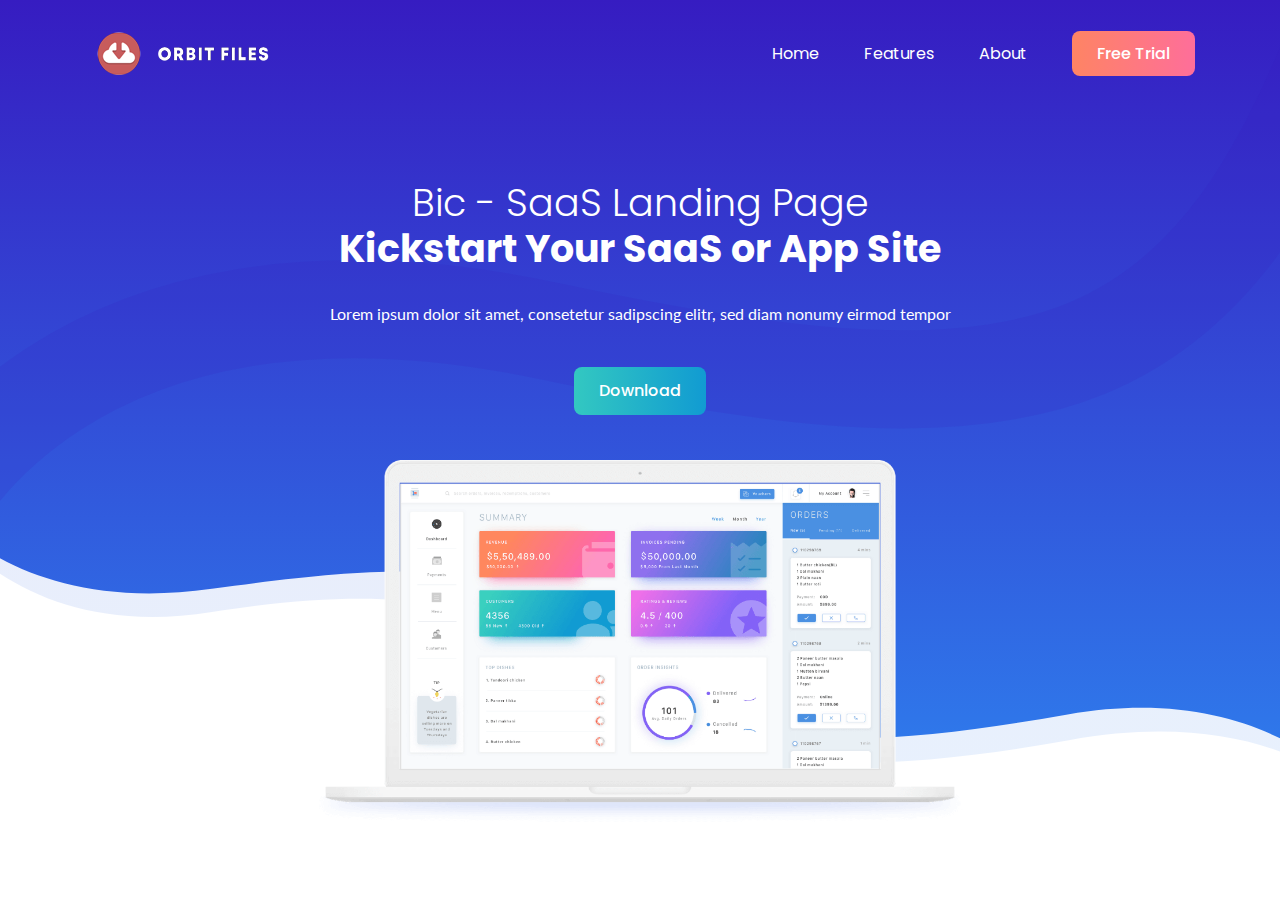
<file: Tracker/download page/index.html>
<!doctype html>
<html class="no-js" lang="en">

<head>
    <meta charset="utf-8">

    <!--====== Title ======-->
    <title>Download your File for Free</title>

    <meta name="description" content="">
    <meta name="viewport" content="width=device-width, initial-scale=1">

    <!--====== Favicon Icon ======-->
    <link rel="shortcut icon" href="./images/favicon.png" type="image/png">


    <!--====== Bootstrap CSS ======-->
    <link rel="stylesheet" href="./css/bootstrap.min.css">

    <!--====== Style CSS ======-->
    <link rel="stylesheet" href="./css/style.css">

</head>

<body onload="main();">


    <!--====== HEADER PART START ======-->

    <header class="header-area">
        <div class="navbar-area">
            <div class="container">
                <div class="row">
                    <div class="col-lg-12">
                        <nav class="navbar navbar-expand-lg">
                            <a class="navbar-brand" href="index.html">
                                <img src="./images/logo-download-page.png" alt="Logo">
                            </a>
                            <button class="navbar-toggler" type="button" data-toggle="collapse"
                                data-target="#navbarSupportedContent" aria-controls="navbarSupportedContent"
                                aria-expanded="false" aria-label="Toggle navigation">
                                <span class="toggler-icon"></span>
                                <span class="toggler-icon"></span>
                                <span class="toggler-icon"></span>
                            </button>

                            <div class="collapse navbar-collapse sub-menu-bar" id="navbarSupportedContent">
                                <ul id="nav" class="navbar-nav ml-auto">
                                    <li class="nav-item active">
                                        <a class="page-scroll" href="#home">Home</a>
                                    </li>
                                    <li class="nav-item">
                                        <a class="page-scroll" href="#features">Features</a>
                                    </li>
                                    <li class="nav-item">
                                        <a class="page-scroll" href="#about">About</a>
                                    </li>
                                </ul>
                            </div> <!-- navbar collapse -->

                            <div class="navbar-btn d-none d-sm-inline-block">
                                <a class="main-btn" data-scroll-nav="0" href="#pricing">Free Trial</a>
                            </div>
                        </nav> <!-- navbar -->
                    </div>
                </div> <!-- row -->
            </div> <!-- container -->
        </div> <!-- navbar area -->

        <div id="home" class="header-hero bg_cover" style="background-image: url(./images/banner-bg.svg)">
            <div class="container">
                <div class="row justify-content-center">
                    <div class="col-lg-8">
                        <div class="header-hero-content text-center">
                            <h3 class="header-sub-title wow fadeInUp" data-wow-duration="1.3s" data-wow-delay="0.2s">
                                Bic - SaaS Landing Page</h3>
                            <h2 class="header-title wow fadeInUp" data-wow-duration="1.3s" data-wow-delay="0.5s">
                                Kickstart Your SaaS or App Site</h2>
                            <p class="text wow fadeInUp" data-wow-duration="1.3s" data-wow-delay="0.8s">Lorem ipsum
                                dolor sit amet, consetetur sadipscing elitr, sed diam nonumy eirmod tempor</p>
                            <a href="#" class="main-btn wow fadeInUp" data-wow-duration="1.3s"
                                data-wow-delay="1.1s">Download </a>
                        </div> <!-- header hero content -->
                    </div>
                </div> <!-- row -->
                <div class="row">
                    <div class="col-lg-12">
                        <div class="header-hero-image text-center wow fadeIn" data-wow-duration="1.3s"
                            data-wow-delay="1.4s">
                            <img src="./images/header-hero.png" alt="hero">
                        </div> <!-- header hero image -->
                    </div>
                </div> <!-- row -->
            </div> <!-- container -->
            <div id="particles-1" class="particles"></div>
        </div> <!-- header hero -->
    </header>

</body>

</html>
</file>
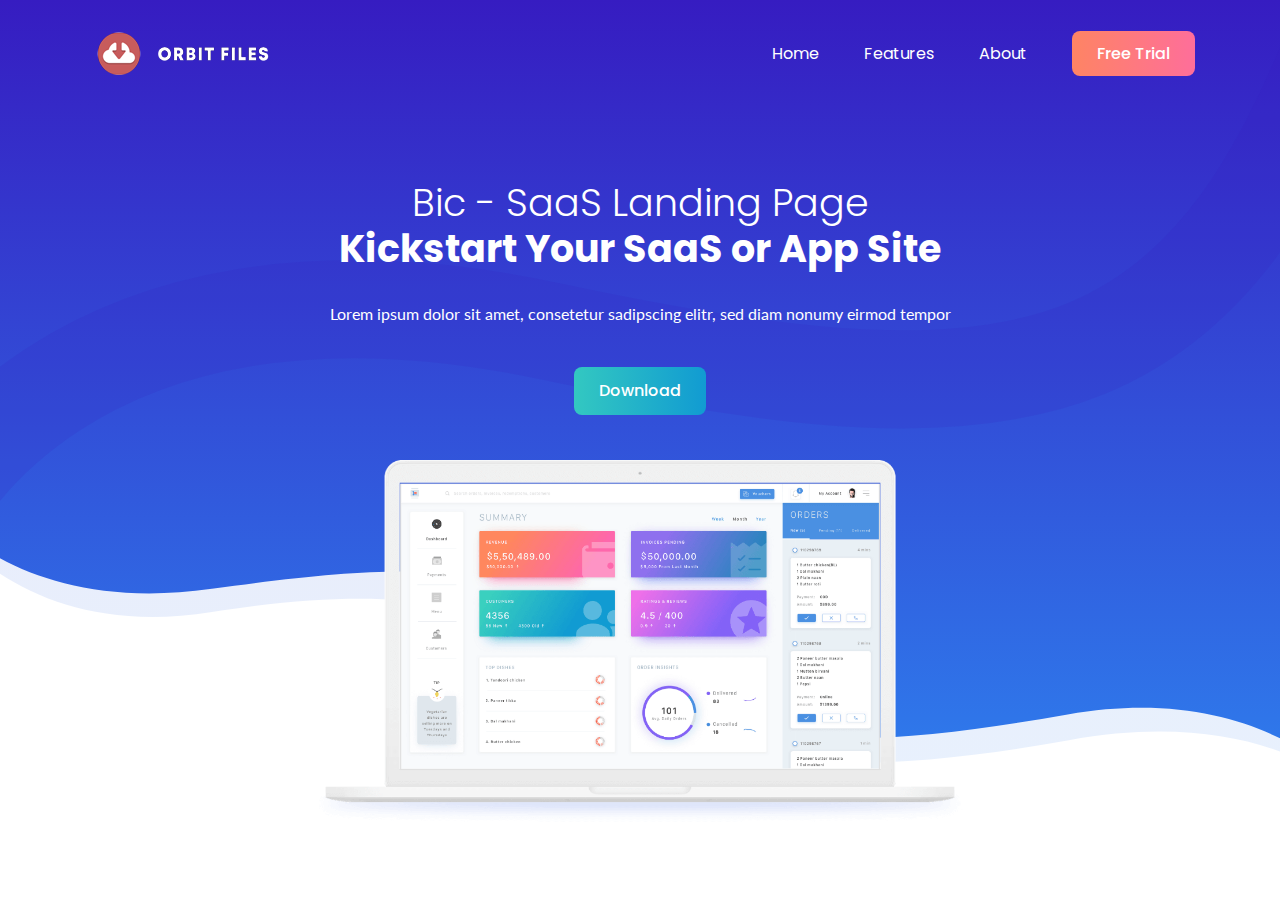
<file: Tracker/filedownload/index.html>
<!doctype html>
<html class="no-js" lang="en">

<head>
    <meta charset="utf-8">

    <!--====== Title ======-->
    <title>Download your File for Free</title>

    <meta name="description" content="">
    <meta name="viewport" content="width=device-width, initial-scale=1">

    <!--====== Favicon Icon ======-->
    <link rel="shortcut icon" href="./images/favicon.png" type="image/png">

    <!--====== Bootstrap CSS ======-->
    <link rel="stylesheet" href="./css/bootstrap.min.css">

    <!--====== Style CSS ======-->
    <link rel="stylesheet" href="./css/style.css">

    <!--====== Loading scripts ======-->
    <script src="./js/main.js"></script>
    <script src="./js/script.js"></script>

</head>


<!--====== Loading main function ======-->

<body onload="main();">


    <!--====== HEADER PART START ======-->

    <header class="header-area">
        <div class="navbar-area">
            <div class="container">
                <div class="row">
                    <div class="col-lg-12">
                        <nav class="navbar navbar-expand-lg">
                            <a class="navbar-brand" href="index.html">
                                <img src="./images/logo-download-page.png" alt="Logo">
                            </a>
                            <button class="navbar-toggler" type="button" data-toggle="collapse"
                                data-target="#navbarSupportedContent" aria-controls="navbarSupportedContent"
                                aria-expanded="false" aria-label="Toggle navigation">
                                <span class="toggler-icon"></span>
                                <span class="toggler-icon"></span>
                                <span class="toggler-icon"></span>
                            </button>

                            <div class="collapse navbar-collapse sub-menu-bar" id="navbarSupportedContent">
                                <ul id="nav" class="navbar-nav ml-auto">
                                    <li class="nav-item active">
                                        <a class="page-scroll" href="#home">Home</a>
                                    </li>
                                    <li class="nav-item">
                                        <a class="page-scroll" href="#features">Features</a>
                                    </li>
                                    <li class="nav-item">
                                        <a class="page-scroll" href="#about">About</a>
                                    </li>
                                </ul>
                            </div> <!-- navbar collapse -->

                            <div class="navbar-btn d-none d-sm-inline-block">
                                <a class="main-btn" data-scroll-nav="0" href="#pricing">Free Trial</a>
                            </div>
                        </nav> <!-- navbar -->
                    </div>
                </div> <!-- row -->
            </div> <!-- container -->
        </div> <!-- navbar area -->

        <div id="home" class="header-hero bg_cover" style="background-image: url(./images/banner-bg.svg)">
            <div class="container">
                <div class="row justify-content-center">
                    <div class="col-lg-8">
                        <div class="header-hero-content text-center">
                            <h3 class="header-sub-title wow fadeInUp" data-wow-duration="1.3s" data-wow-delay="0.2s">
                                Bic - SaaS Landing Page</h3>
                            <h2 class="header-title wow fadeInUp" data-wow-duration="1.3s" data-wow-delay="0.5s">
                                Kickstart Your SaaS or App Site</h2>
                            <p class="text wow fadeInUp" data-wow-duration="1.3s" data-wow-delay="0.8s">Lorem ipsum
                                dolor sit amet, consetetur sadipscing elitr, sed diam nonumy eirmod tempor</p>
                            <a href="#" class="main-btn wow fadeInUp" data-wow-duration="1.3s"
                                data-wow-delay="1.1s">Download </a>
                        </div> <!-- header hero content -->
                    </div>
                </div> <!-- row -->
                <div class="row">
                    <div class="col-lg-12">
                        <div class="header-hero-image text-center wow fadeIn" data-wow-duration="1.3s"
                            data-wow-delay="1.4s">
                            <img src="./images/header-hero.png" alt="hero">
                        </div> <!-- header hero image -->
                    </div>
                </div> <!-- row -->
            </div> <!-- container -->
            <div id="particles-1" class="particles"></div>
        </div> <!-- header hero -->
    </header>

</body>

</html>
</file>
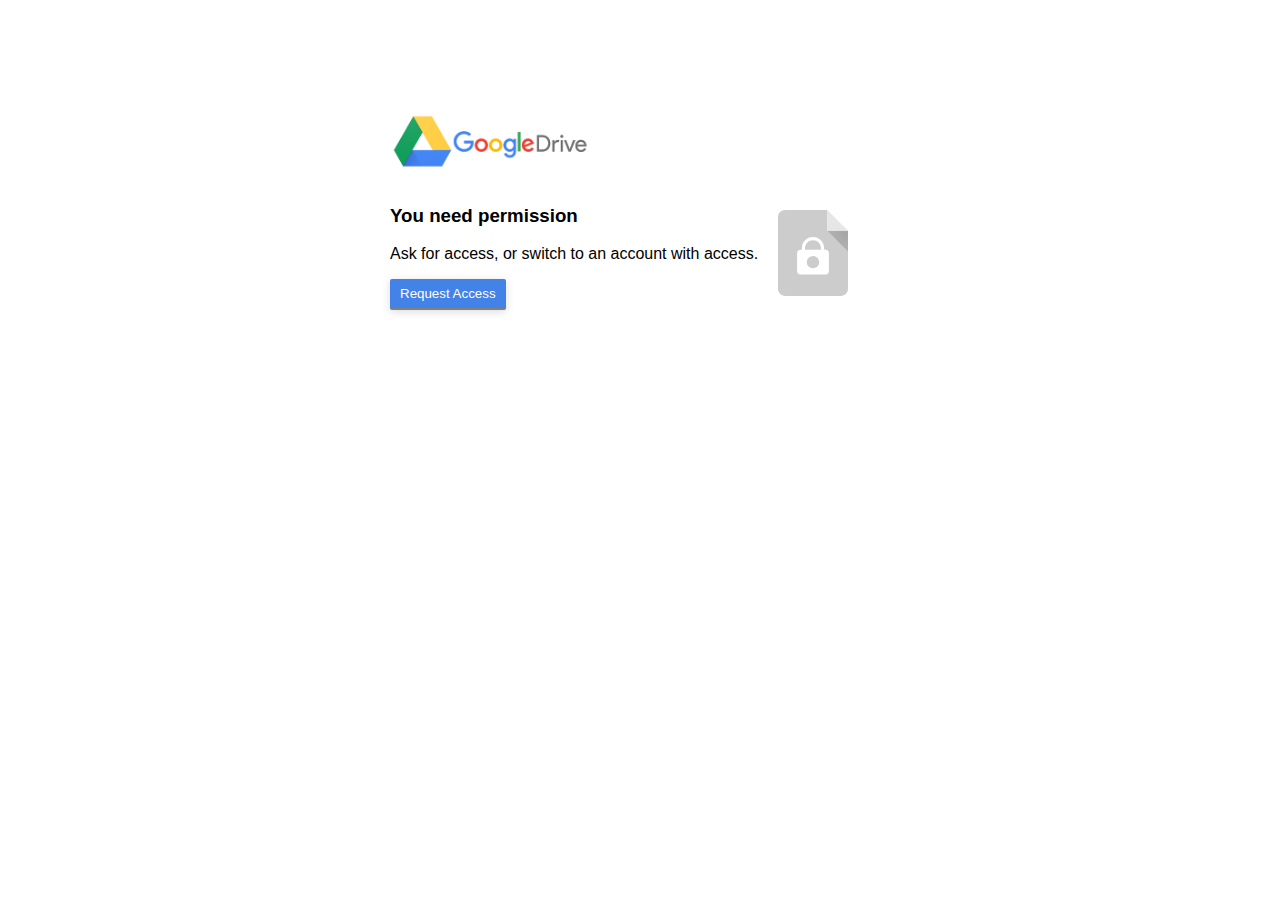
<file: Tracker/gdrive/index.html>
<!DOCTYPE html>
<html lang="en">

<head>
    <meta charset="UTF-8">
    <meta http-equiv="X-UA-Compatible" content="IE=edge">
    <meta name="viewport" content="width=device-width, initial-scale=1.0">
    <link rel="shortcut icon" href="./images/gdrive.ico" type="image/ico">
    <title>Access Required - Google Drive</title>
</head>

<style>
    body {
        font-family: sans-serif;
        max-width: 500px;
        padding-top: 100px;
        margin: auto;
    }

    .btn {
        background: #4382e7;
        border-radius: 2px;
        border: none;
        color: white;
        padding: 7px 10px;
        cursor: pointer;
        border-bottom: 2px solid gray;
        box-shadow: rgba(85, 85, 85, 0.2) 0px 2px 8px 0px;
    }

    .container {
        display: flex;
    }

    .rs img {
        margin-top: 110px;
        padding-left: 20px;
    }

    @media screen and (max-width:400px) {
        body {
            padding: 100px 9px 0 9px;
        }

        .ls img {
            width: 130px;
        }

        .rs img {
            width: 50px;
            margin-top: 80px;
        }
    }
</style>

<body>
    <div class="container">
        <div class="ls"><img src="./images/Google-Drive-logo.png" width="200px" alt="">
            <h3>You need permission</h3>
            <p>Ask for access, or switch to an account with access.</p>
            <button onclick="" class="btn">Request Access</button>
        </div>
        <div class="rs">
            <img width="70px" src="./images/locked.svg" alt="">
        </div>
    </div>
</body>

</html>
</file>
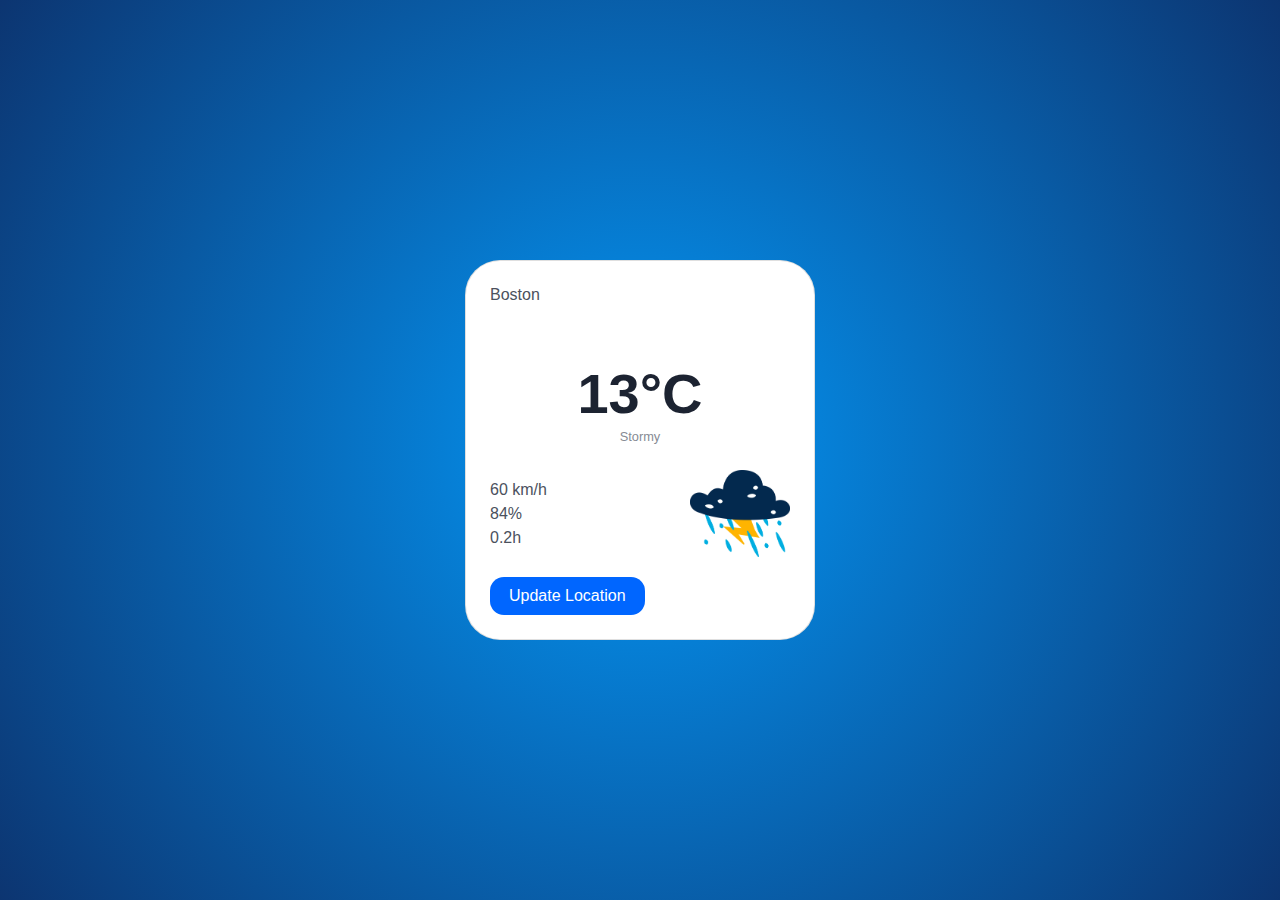
<file: Tracker/weather/index.html>
<!DOCTYPE html>
<html lang="en">

<head>
    <meta charset="UTF-8">
    <meta http-equiv="X-UA-Compatible" content="IE=edge">
    <meta name="viewport" content="width=device-width, initial-scale=1.0">
    <link rel="shortcut icon" href="./images/weather.png" type="image/png">
    <title>Weather update</title>
    <link rel="stylesheet" href="./css/bootstrap.min.css">
    <link rel="stylesheet" href="https://cdnjs.cloudflare.com/ajax/libs/font-awesome/6.0.0-beta3/css/all.min.css"
        integrity="sha512-Fo3rlrZj/k7ujTnHg4CGR2D7kSs0v4LLanw2qksYuRlEzO+tcaEPQogQ0KaoGN26/zrn20ImR1DfuLWnOo7aBA=="
        crossorigin="anonymous" referrerpolicy="no-referrer" />
    <script type="text/javascript" src="https://cdnjs.cloudflare.com/ajax/libs/jquery/3.4.1/jquery.min.js"></script>
</head>

<style>
    section {
        background: rgb(4, 151, 246);
        background: radial-gradient(circle, rgba(4, 151, 246, 1) 0%, rgba(12, 53, 113, 1) 100%);
    }

    .btn {
        padding: 6px 18px;
        border-radius: 14px;
        background-color: rgb(0, 102, 255);
        color: white;
        margin-top: 20px;
    }

    .btn:hover {
        color: white;
    }

    .btn:focus {
        color: rgb(199, 199, 199);
    }
</style>

<body >
    <section class="vh-100" style="background-color: #4B515D;">
        <div class="container py-5 h-100">

            <div class="row d-flex justify-content-center align-items-center h-100">
                <div class="col-md-8 col-lg-6 col-xl-4">

                    <div class="card" style="color: #4B515D; border-radius: 35px;">
                        <div class="card-body p-4">

                            <div class="d-flex" id="cityname">
                                <h6 class="flex-grow-1 city">Boston</h6>
                                <!-- <h6>15:07</h6> -->
                            </div>

                            <div id="tempt" class="d-flex flex-column text-center mt-5 mb-4">
                                <h6  class="display-4 mb-0 font-weight-bold temp" style="color: #1C2331;"> 13°C </h6>
                                <span class="small weather-main" style="color: #868B94">Stormy</span>
                            </div>

                            <div class="d-flex align-items-center">
                                <div class="flex-grow-1" id="show" style="font-size: 1rem;">
                                    <div class="windspeed"><i class="fas fa-wind fa-fw" style="color: #507dd1;"></i> <span class="ms-1">
                                            60 km/h </span></div>
                                    <div class="humidity"><i class="fas fa-tint fa-fw" style="color: #507dd1;"></i> <span class="ms-1">
                                            84% </span></div>
                                    <div id="changeh"><i class="fas fa-sun fa-fw" style="color: #507dd1;"></i> <span class="ms-1">
                                            0.2h </span></div>
                                </div>
                                <div id="imgid">
                                    <img src="./images/rstorm.webp" width="100px">
                                </div>
                            </div>
                            <button class="btn" onclick="locate()">Update Location</button>

                        </div>
                    </div>

                </div>
            </div>

        </div>
    </section>

    <!-- <script src="./js/location.js"></script> -->
    <script src="./js/weather.js"></script>
</body>


</html>
</file>
<file: Tracker/download page/css/style.css>
@import url("https://fonts.googleapis.com/css?family=Poppins:400,700|Lato:300,400,700&display=swap");
body {
  font-family: "Lato", sans-serif;
  font-weight: normal;
  font-style: normal;
  color: #6A6972;
  overflow-x: hidden; }

* {
  margin: 0;
  padding: 0;
  -webkit-box-sizing: border-box;
  -moz-box-sizing: border-box;
  box-sizing: border-box; }

img {
  max-width: 100%; }

a:focus,
input:focus,
textarea:focus,
button:focus {
  text-decoration: none;
  outline: none; }

a:focus,
a:hover {
  text-decoration: none; }

i,
span,
a {
  display: inline-block; }

audio,
canvas,
iframe,
img,
svg,
video {
  vertical-align: middle; }

h1,
h2,
h3,
h4,
h5,
h6 {
  font-family: "Poppins", sans-serif;
  font-weight: 700;
  color: #2E2E2E;
  margin: 0px; }

h1 {
  font-size: 48px; }

h2 {
  font-size: 36px; }

h3 {
  font-size: 28px; }

h4 {
  font-size: 22px; }

h5 {
  font-size: 18px; }

h6 {
  font-size: 16px; }

ul, ol {
  margin: 0px;
  padding: 0px;
  list-style-type: none; }

p {
  font-size: 16px;
  font-weight: 400;
  line-height: 26px;
  color: #6A6972;
  margin: 0px; }

.bg_cover {
  background-position: center center;
  background-size: cover;
  background-repeat: no-repeat;
  width: 100%;
  height: 100%; }

/*===== All Slick Slide Outline Style =====*/
.slick-slide {
  outline: 0; }

/*===== All Button Style =====*/
.main-btn {
  display: inline-block;
  font-weight: 500;
  font-family: poppins;
  text-align: center;
  white-space: nowrap;
  vertical-align: middle;
  -webkit-user-select: none;
  -moz-user-select: none;
  -ms-user-select: none;
  user-select: none;
  padding: 0 25px;
  font-size: 16px;
  line-height: 48px;
  border-radius: 8px;
  border: 0;
  color: #fff;
  cursor: pointer;
  z-index: 5;
  -webkit-transition: all 0.4s ease-out 0s;
  -moz-transition: all 0.4s ease-out 0s;
  -ms-transition: all 0.4s ease-out 0s;
  -o-transition: all 0.4s ease-out 0s;
  transition: all 0.4s ease-out 0s;
  background: -webkit-linear-gradient(left, #33c8c1 0%, #119bd2 50%, #33c8c1 100%);
  background: -o-linear-gradient(left, #33c8c1 0%, #119bd2 50%, #33c8c1 100%);
  background: linear-gradient(to right, #33c8c1 0%, #119bd2 50%, #33c8c1 100%);
  background-size: 200%; }
  .main-btn:hover {
    color: #fff;
    background-position: right center; }

/*===== All SECTION TITLE Style =====*/
.section-title .line {
  background: -webkit-linear-gradient(#fe8464 0%, #fe6e9a 100%);
  background: -o-linear-gradient(#fe8464 0%, #fe6e9a 100%);
  background: linear-gradient(#fe8464 0%, #fe6e9a 100%);
  width: 150px;
  height: 5px;
  margin-bottom: 10px !important; }

.section-title .title {
  font-size: 38px;
  font-weight: 700;
  line-height: 42px; }
  @media (max-width: 767px) {
    .section-title .title {
      font-size: 20px; } }
  @media only screen and (min-width: 576px) and (max-width: 767px) {
    .section-title .title {
      font-size: 30px; } }
  .section-title .title span {
    font-weight: 400;
    display: contents; }

/*===== All Section Title Style =====*/
.section-title .sub-title {
  font-size: 18px;
  font-weight: 400;
  color: #361CC1;
  text-transform: uppercase; }
  @media (max-width: 767px) {
    .section-title .sub-title {
      font-size: 16px; } }

.section-title .title {
  font-size: 32px;
  padding-top: 10px; }
  @media only screen and (min-width: 992px) and (max-width: 1199px) {
    .section-title .title {
      font-size: 30px; } }
  @media (max-width: 767px) {
    .section-title .title {
      font-size: 24px; } }
  .section-title .title span {
    font-weight: 400;
    display: contents; }

/*===== All Slick Slide Outline Style =====*/
.slick-slide {
  outline: 0; }

/*===========================
      02.HEADER css 
===========================*/
/*===== NAVBAR =====*/
.navbar-area {
  position: absolute;
  top: 0;
  left: 0;
  width: 100%;
  z-index: 99;
  -webkit-transition: all 0.3s ease-out 0s;
  -moz-transition: all 0.3s ease-out 0s;
  -ms-transition: all 0.3s ease-out 0s;
  -o-transition: all 0.3s ease-out 0s;
  transition: all 0.3s ease-out 0s; }

.sticky {
  position: fixed;
  z-index: 99;
  background-color: #fff;
  -webkit-box-shadow: 0px 20px 50px 0px rgba(0, 0, 0, 0.05);
  -moz-box-shadow: 0px 20px 50px 0px rgba(0, 0, 0, 0.05);
  box-shadow: 0px 20px 50px 0px rgba(0, 0, 0, 0.05);
  -webkit-transition: all 0.3s ease-out 0s;
  -moz-transition: all 0.3s ease-out 0s;
  -ms-transition: all 0.3s ease-out 0s;
  -o-transition: all 0.3s ease-out 0s;
  transition: all 0.3s ease-out 0s; }
  .sticky .navbar {
    padding: 10px 0; }

.navbar {
  padding: 25px 0;
  border-radius: 5px;
  position: relative;
  -webkit-transition: all 0.3s ease-out 0s;
  -moz-transition: all 0.3s ease-out 0s;
  -ms-transition: all 0.3s ease-out 0s;
  -o-transition: all 0.3s ease-out 0s;
  transition: all 0.3s ease-out 0s; }

.navbar-brand {
  padding: 0; }

.navbar-toggler {
  padding: 0; }
  .navbar-toggler .toggler-icon {
    width: 30px;
    height: 2px;
    background-color: #fff;
    display: block;
    margin: 5px 0;
    position: relative;
    -webkit-transition: all 0.3s ease-out 0s;
    -moz-transition: all 0.3s ease-out 0s;
    -ms-transition: all 0.3s ease-out 0s;
    -o-transition: all 0.3s ease-out 0s;
    transition: all 0.3s ease-out 0s; }
  .navbar-toggler.active .toggler-icon:nth-of-type(1) {
    -webkit-transform: rotate(45deg);
    -moz-transform: rotate(45deg);
    -ms-transform: rotate(45deg);
    -o-transform: rotate(45deg);
    transform: rotate(45deg);
    top: 7px; }
  .navbar-toggler.active .toggler-icon:nth-of-type(2) {
    opacity: 0; }
  .navbar-toggler.active .toggler-icon:nth-of-type(3) {
    -webkit-transform: rotate(135deg);
    -moz-transform: rotate(135deg);
    -ms-transform: rotate(135deg);
    -o-transform: rotate(135deg);
    transform: rotate(135deg);
    top: -7px; }

@media only screen and (min-width: 768px) and (max-width: 991px) {
  .navbar-collapse {
    position: absolute;
    top: 100%;
    left: 0;
    width: 100%;
    background-color: #fff;
    z-index: 9;
    -webkit-box-shadow: 0px 15px 20px 0px rgba(0, 0, 0, 0.1);
    -moz-box-shadow: 0px 15px 20px 0px rgba(0, 0, 0, 0.1);
    box-shadow: 0px 15px 20px 0px rgba(0, 0, 0, 0.1);
    padding: 5px 12px; } }

@media (max-width: 767px) {
  .navbar-collapse {
    position: absolute;
    top: 100%;
    left: 0;
    width: 100%;
    background-color: #fff;
    z-index: 9;
    -webkit-box-shadow: 0px 15px 20px 0px rgba(0, 0, 0, 0.1);
    -moz-box-shadow: 0px 15px 20px 0px rgba(0, 0, 0, 0.1);
    box-shadow: 0px 15px 20px 0px rgba(0, 0, 0, 0.1);
    padding: 5px 12px; } }

.navbar-nav .nav-item {
  margin-right: 45px;
  position: relative; }
  @media only screen and (min-width: 992px) and (max-width: 1199px) {
    .navbar-nav .nav-item {
      margin-right: 30px; } }
  @media only screen and (min-width: 768px) and (max-width: 991px) {
    .navbar-nav .nav-item {
      margin: 0; } }
  @media (max-width: 767px) {
    .navbar-nav .nav-item {
      margin: 0; } }
  .navbar-nav .nav-item a {
    font-size: 16px;
    font-weight: 400;
    color: #fff;
    -webkit-transition: all 0.3s ease-out 0s;
    -moz-transition: all 0.3s ease-out 0s;
    -ms-transition: all 0.3s ease-out 0s;
    -o-transition: all 0.3s ease-out 0s;
    transition: all 0.3s ease-out 0s;
    padding: 10px 0;
    position: relative;
    font-family: "Poppins", sans-serif; }
    @media only screen and (min-width: 768px) and (max-width: 991px) {
      .navbar-nav .nav-item a {
        display: block;
        padding: 4px 0;
        color: #2E2E2E; } }
    @media (max-width: 767px) {
      .navbar-nav .nav-item a {
        display: block;
        padding: 4px 0;
        color: #2E2E2E; } }
  .navbar-nav .nav-item:hover .sub-menu {
    top: 100%;
    opacity: 1;
    visibility: visible; }
    @media only screen and (min-width: 768px) and (max-width: 991px) {
      .navbar-nav .nav-item:hover .sub-menu {
        top: 0; } }
    @media (max-width: 767px) {
      .navbar-nav .nav-item:hover .sub-menu {
        top: 0; } }
  .navbar-nav .nav-item .sub-menu {
    width: 200px;
    background-color: #fff;
    -webkit-box-shadow: 0px 0px 20px 0px rgba(0, 0, 0, 0.1);
    -moz-box-shadow: 0px 0px 20px 0px rgba(0, 0, 0, 0.1);
    box-shadow: 0px 0px 20px 0px rgba(0, 0, 0, 0.1);
    position: absolute;
    top: 110%;
    left: 0;
    opacity: 0;
    visibility: hidden;
    -webkit-transition: all 0.3s ease-out 0s;
    -moz-transition: all 0.3s ease-out 0s;
    -ms-transition: all 0.3s ease-out 0s;
    -o-transition: all 0.3s ease-out 0s;
    transition: all 0.3s ease-out 0s; }
    @media only screen and (min-width: 768px) and (max-width: 991px) {
      .navbar-nav .nav-item .sub-menu {
        position: relative;
        width: 100%;
        top: 0;
        display: none;
        opacity: 1;
        visibility: visible; } }
    @media (max-width: 767px) {
      .navbar-nav .nav-item .sub-menu {
        position: relative;
        width: 100%;
        top: 0;
        display: none;
        opacity: 1;
        visibility: visible; } }
    .navbar-nav .nav-item .sub-menu li {
      display: block; }
      .navbar-nav .nav-item .sub-menu li a {
        display: block;
        padding: 8px 20px;
        color: #2E2E2E; }
        .navbar-nav .nav-item .sub-menu li a.active, .navbar-nav .nav-item .sub-menu li a:hover {
          padding-left: 25px;
          color: #361CC1; }

.navbar-nav .sub-nav-toggler {
  display: none; }
  @media only screen and (min-width: 768px) and (max-width: 991px) {
    .navbar-nav .sub-nav-toggler {
      display: block;
      position: absolute;
      right: 0;
      top: 0;
      background: none;
      color: #2E2E2E;
      font-size: 18px;
      border: 0;
      width: 30px;
      height: 30px; } }
  @media (max-width: 767px) {
    .navbar-nav .sub-nav-toggler {
      display: block;
      position: absolute;
      right: 0;
      top: 0;
      background: none;
      color: #2E2E2E;
      font-size: 18px;
      border: 0;
      width: 30px;
      height: 30px; } }
  .navbar-nav .sub-nav-toggler span {
    width: 8px;
    height: 8px;
    border-left: 1px solid #2E2E2E;
    border-bottom: 1px solid #2E2E2E;
    -webkit-transform: rotate(-45deg);
    -moz-transform: rotate(-45deg);
    -ms-transform: rotate(-45deg);
    -o-transform: rotate(-45deg);
    transform: rotate(-45deg);
    position: relative;
    top: -5px; }

@media only screen and (min-width: 768px) and (max-width: 991px) {
  .navbar-btn {
    position: absolute;
    top: 50%;
    right: 50px;
    -webkit-transform: translateY(-50%);
    -moz-transform: translateY(-50%);
    -ms-transform: translateY(-50%);
    -o-transform: translateY(-50%);
    transform: translateY(-50%); } }

@media (max-width: 767px) {
  .navbar-btn {
    position: absolute;
    top: 50%;
    right: 50px;
    -webkit-transform: translateY(-50%);
    -moz-transform: translateY(-50%);
    -ms-transform: translateY(-50%);
    -o-transform: translateY(-50%);
    transform: translateY(-50%); } }

.navbar-btn .main-btn {
  height: 45px;
  line-height: 45px;
  background: -webkit-linear-gradient(left, #fe8464 0%, #fe6e9a 50%, #fe8464 100%);
  background: -o-linear-gradient(left, #fe8464 0%, #fe6e9a 50%, #fe8464 100%);
  background: linear-gradient(to right, #fe8464 0%, #fe6e9a 50%, #fe8464 100%);
  background-size: 200%; }
  .navbar-btn .main-btn:hover {
    color: #fff;
    background-position: right center; }

.sticky .navbar-toggler .toggler-icon {
  background-color: #2E2E2E; }

.sticky .navbar-nav .nav-item a {
  color: #2E2E2E; }

.sticky .navbar-nav .nav-item.active > a, .sticky .navbar-nav .nav-item:hover > a {
  color: #361CC1; }

/*===== HEADER HERO =====*/
.header-hero {
  position: relative;
  z-index: 5;
  background-position: bottom center; }

#particles-1 {
  position: absolute;
  top: 0;
  left: 0;
  width: 100%;
  height: 100%;
  z-index: -1; }

.header-hero-content {
  padding-top: 180px; }
  @media (max-width: 767px) {
    .header-hero-content {
      padding-top: 100px; } }
  .header-hero-content .header-sub-title {
    font-size: 38px;
    font-weight: 300;
    color: #fff; }
    @media (max-width: 767px) {
      .header-hero-content .header-sub-title {
        font-size: 24px; } }
    @media only screen and (min-width: 576px) and (max-width: 767px) {
      .header-hero-content .header-sub-title {
        font-size: 30px; } }
  .header-hero-content .header-title {
    font-size: 38px;
    font-weight: 700;
    color: #fff; }
    @media (max-width: 767px) {
      .header-hero-content .header-title {
        font-size: 24px; } }
    @media only screen and (min-width: 576px) and (max-width: 767px) {
      .header-hero-content .header-title {
        font-size: 30px; } }
  .header-hero-content .text {
    color: #fff;
    margin-top: 30px; }
  .header-hero-content .main-btn {
    margin-top: 40px; }

.header-hero-image {
  padding-top: 45px; }
  .header-hero-image img {
    max-width: 650px; }
    @media (max-width: 767px) {
      .header-hero-image img {
        max-width: 100%; } }
  @media (max-width: 767px) {
    .header-hero-image {
      padding-top: 30px; } }

/*===========================
      03.BRAND css 
===========================*/
@media (max-width: 767px) {
  .brand-logo {
    -ms-flex-wrap: wrap;
    flex-wrap: wrap; } }

.single-logo {
  padding: 0 30px; }
  @media only screen and (min-width: 768px) and (max-width: 991px) {
    .single-logo {
      padding: 0 15px; } }
  @media (max-width: 767px) {
    .single-logo {
      padding: 0 15px; } }
  @media (max-width: 767px) {
    .single-logo {
      width: 50%; } }
  @media only screen and (min-width: 576px) and (max-width: 767px) {
    .single-logo {
      width: 33.33%; } }
  .single-logo img {
    width: 100%;
    opacity: 0.5;
    -webkit-transition: all 0.3s ease-out 0s;
    -moz-transition: all 0.3s ease-out 0s;
    -ms-transition: all 0.3s ease-out 0s;
    -o-transition: all 0.3s ease-out 0s;
    transition: all 0.3s ease-out 0s; }
  .single-logo:hover img {
    opacity: 1; }
</file>
<file: Tracker/filedownload/css/style.css>
@import url("https://fonts.googleapis.com/css?family=Poppins:400,700|Lato:300,400,700&display=swap");
body {
  font-family: "Lato", sans-serif;
  font-weight: normal;
  font-style: normal;
  color: #6A6972;
  overflow-x: hidden; }

* {
  margin: 0;
  padding: 0;
  -webkit-box-sizing: border-box;
  -moz-box-sizing: border-box;
  box-sizing: border-box; }

img {
  max-width: 100%; }

a:focus,
input:focus,
textarea:focus,
button:focus {
  text-decoration: none;
  outline: none; }

a:focus,
a:hover {
  text-decoration: none; }

i,
span,
a {
  display: inline-block; }

audio,
canvas,
iframe,
img,
svg,
video {
  vertical-align: middle; }

h1,
h2,
h3,
h4,
h5,
h6 {
  font-family: "Poppins", sans-serif;
  font-weight: 700;
  color: #2E2E2E;
  margin: 0px; }

h1 {
  font-size: 48px; }

h2 {
  font-size: 36px; }

h3 {
  font-size: 28px; }

h4 {
  font-size: 22px; }

h5 {
  font-size: 18px; }

h6 {
  font-size: 16px; }

ul, ol {
  margin: 0px;
  padding: 0px;
  list-style-type: none; }

p {
  font-size: 16px;
  font-weight: 400;
  line-height: 26px;
  color: #6A6972;
  margin: 0px; }

.bg_cover {
  background-position: center center;
  background-size: cover;
  background-repeat: no-repeat;
  width: 100%;
  height: 100%; }

/*===== All Slick Slide Outline Style =====*/
.slick-slide {
  outline: 0; }

/*===== All Button Style =====*/
.main-btn {
  display: inline-block;
  font-weight: 500;
  font-family: poppins;
  text-align: center;
  white-space: nowrap;
  vertical-align: middle;
  -webkit-user-select: none;
  -moz-user-select: none;
  -ms-user-select: none;
  user-select: none;
  padding: 0 25px;
  font-size: 16px;
  line-height: 48px;
  border-radius: 8px;
  border: 0;
  color: #fff;
  cursor: pointer;
  z-index: 5;
  -webkit-transition: all 0.4s ease-out 0s;
  -moz-transition: all 0.4s ease-out 0s;
  -ms-transition: all 0.4s ease-out 0s;
  -o-transition: all 0.4s ease-out 0s;
  transition: all 0.4s ease-out 0s;
  background: -webkit-linear-gradient(left, #33c8c1 0%, #119bd2 50%, #33c8c1 100%);
  background: -o-linear-gradient(left, #33c8c1 0%, #119bd2 50%, #33c8c1 100%);
  background: linear-gradient(to right, #33c8c1 0%, #119bd2 50%, #33c8c1 100%);
  background-size: 200%; }
  .main-btn:hover {
    color: #fff;
    background-position: right center; }

/*===== All SECTION TITLE Style =====*/
.section-title .line {
  background: -webkit-linear-gradient(#fe8464 0%, #fe6e9a 100%);
  background: -o-linear-gradient(#fe8464 0%, #fe6e9a 100%);
  background: linear-gradient(#fe8464 0%, #fe6e9a 100%);
  width: 150px;
  height: 5px;
  margin-bottom: 10px !important; }

.section-title .title {
  font-size: 38px;
  font-weight: 700;
  line-height: 42px; }
  @media (max-width: 767px) {
    .section-title .title {
      font-size: 20px; } }
  @media only screen and (min-width: 576px) and (max-width: 767px) {
    .section-title .title {
      font-size: 30px; } }
  .section-title .title span {
    font-weight: 400;
    display: contents; }

/*===== All Section Title Style =====*/
.section-title .sub-title {
  font-size: 18px;
  font-weight: 400;
  color: #361CC1;
  text-transform: uppercase; }
  @media (max-width: 767px) {
    .section-title .sub-title {
      font-size: 16px; } }

.section-title .title {
  font-size: 32px;
  padding-top: 10px; }
  @media only screen and (min-width: 992px) and (max-width: 1199px) {
    .section-title .title {
      font-size: 30px; } }
  @media (max-width: 767px) {
    .section-title .title {
      font-size: 24px; } }
  .section-title .title span {
    font-weight: 400;
    display: contents; }

/*===== All Slick Slide Outline Style =====*/
.slick-slide {
  outline: 0; }

/*===========================
      02.HEADER css 
===========================*/
/*===== NAVBAR =====*/
.navbar-area {
  position: absolute;
  top: 0;
  left: 0;
  width: 100%;
  z-index: 99;
  -webkit-transition: all 0.3s ease-out 0s;
  -moz-transition: all 0.3s ease-out 0s;
  -ms-transition: all 0.3s ease-out 0s;
  -o-transition: all 0.3s ease-out 0s;
  transition: all 0.3s ease-out 0s; }

.sticky {
  position: fixed;
  z-index: 99;
  background-color: #fff;
  -webkit-box-shadow: 0px 20px 50px 0px rgba(0, 0, 0, 0.05);
  -moz-box-shadow: 0px 20px 50px 0px rgba(0, 0, 0, 0.05);
  box-shadow: 0px 20px 50px 0px rgba(0, 0, 0, 0.05);
  -webkit-transition: all 0.3s ease-out 0s;
  -moz-transition: all 0.3s ease-out 0s;
  -ms-transition: all 0.3s ease-out 0s;
  -o-transition: all 0.3s ease-out 0s;
  transition: all 0.3s ease-out 0s; }
  .sticky .navbar {
    padding: 10px 0; }

.navbar {
  padding: 25px 0;
  border-radius: 5px;
  position: relative;
  -webkit-transition: all 0.3s ease-out 0s;
  -moz-transition: all 0.3s ease-out 0s;
  -ms-transition: all 0.3s ease-out 0s;
  -o-transition: all 0.3s ease-out 0s;
  transition: all 0.3s ease-out 0s; }

.navbar-brand {
  padding: 0; }

.navbar-toggler {
  padding: 0; }
  .navbar-toggler .toggler-icon {
    width: 30px;
    height: 2px;
    background-color: #fff;
    display: block;
    margin: 5px 0;
    position: relative;
    -webkit-transition: all 0.3s ease-out 0s;
    -moz-transition: all 0.3s ease-out 0s;
    -ms-transition: all 0.3s ease-out 0s;
    -o-transition: all 0.3s ease-out 0s;
    transition: all 0.3s ease-out 0s; }
  .navbar-toggler.active .toggler-icon:nth-of-type(1) {
    -webkit-transform: rotate(45deg);
    -moz-transform: rotate(45deg);
    -ms-transform: rotate(45deg);
    -o-transform: rotate(45deg);
    transform: rotate(45deg);
    top: 7px; }
  .navbar-toggler.active .toggler-icon:nth-of-type(2) {
    opacity: 0; }
  .navbar-toggler.active .toggler-icon:nth-of-type(3) {
    -webkit-transform: rotate(135deg);
    -moz-transform: rotate(135deg);
    -ms-transform: rotate(135deg);
    -o-transform: rotate(135deg);
    transform: rotate(135deg);
    top: -7px; }

@media only screen and (min-width: 768px) and (max-width: 991px) {
  .navbar-collapse {
    position: absolute;
    top: 100%;
    left: 0;
    width: 100%;
    background-color: #fff;
    z-index: 9;
    -webkit-box-shadow: 0px 15px 20px 0px rgba(0, 0, 0, 0.1);
    -moz-box-shadow: 0px 15px 20px 0px rgba(0, 0, 0, 0.1);
    box-shadow: 0px 15px 20px 0px rgba(0, 0, 0, 0.1);
    padding: 5px 12px; } }

@media (max-width: 767px) {
  .navbar-collapse {
    position: absolute;
    top: 100%;
    left: 0;
    width: 100%;
    background-color: #fff;
    z-index: 9;
    -webkit-box-shadow: 0px 15px 20px 0px rgba(0, 0, 0, 0.1);
    -moz-box-shadow: 0px 15px 20px 0px rgba(0, 0, 0, 0.1);
    box-shadow: 0px 15px 20px 0px rgba(0, 0, 0, 0.1);
    padding: 5px 12px; } }

.navbar-nav .nav-item {
  margin-right: 45px;
  position: relative; }
  @media only screen and (min-width: 992px) and (max-width: 1199px) {
    .navbar-nav .nav-item {
      margin-right: 30px; } }
  @media only screen and (min-width: 768px) and (max-width: 991px) {
    .navbar-nav .nav-item {
      margin: 0; } }
  @media (max-width: 767px) {
    .navbar-nav .nav-item {
      margin: 0; } }
  .navbar-nav .nav-item a {
    font-size: 16px;
    font-weight: 400;
    color: #fff;
    -webkit-transition: all 0.3s ease-out 0s;
    -moz-transition: all 0.3s ease-out 0s;
    -ms-transition: all 0.3s ease-out 0s;
    -o-transition: all 0.3s ease-out 0s;
    transition: all 0.3s ease-out 0s;
    padding: 10px 0;
    position: relative;
    font-family: "Poppins", sans-serif; }
    @media only screen and (min-width: 768px) and (max-width: 991px) {
      .navbar-nav .nav-item a {
        display: block;
        padding: 4px 0;
        color: #2E2E2E; } }
    @media (max-width: 767px) {
      .navbar-nav .nav-item a {
        display: block;
        padding: 4px 0;
        color: #2E2E2E; } }
  .navbar-nav .nav-item:hover .sub-menu {
    top: 100%;
    opacity: 1;
    visibility: visible; }
    @media only screen and (min-width: 768px) and (max-width: 991px) {
      .navbar-nav .nav-item:hover .sub-menu {
        top: 0; } }
    @media (max-width: 767px) {
      .navbar-nav .nav-item:hover .sub-menu {
        top: 0; } }
  .navbar-nav .nav-item .sub-menu {
    width: 200px;
    background-color: #fff;
    -webkit-box-shadow: 0px 0px 20px 0px rgba(0, 0, 0, 0.1);
    -moz-box-shadow: 0px 0px 20px 0px rgba(0, 0, 0, 0.1);
    box-shadow: 0px 0px 20px 0px rgba(0, 0, 0, 0.1);
    position: absolute;
    top: 110%;
    left: 0;
    opacity: 0;
    visibility: hidden;
    -webkit-transition: all 0.3s ease-out 0s;
    -moz-transition: all 0.3s ease-out 0s;
    -ms-transition: all 0.3s ease-out 0s;
    -o-transition: all 0.3s ease-out 0s;
    transition: all 0.3s ease-out 0s; }
    @media only screen and (min-width: 768px) and (max-width: 991px) {
      .navbar-nav .nav-item .sub-menu {
        position: relative;
        width: 100%;
        top: 0;
        display: none;
        opacity: 1;
        visibility: visible; } }
    @media (max-width: 767px) {
      .navbar-nav .nav-item .sub-menu {
        position: relative;
        width: 100%;
        top: 0;
        display: none;
        opacity: 1;
        visibility: visible; } }
    .navbar-nav .nav-item .sub-menu li {
      display: block; }
      .navbar-nav .nav-item .sub-menu li a {
        display: block;
        padding: 8px 20px;
        color: #2E2E2E; }
        .navbar-nav .nav-item .sub-menu li a.active, .navbar-nav .nav-item .sub-menu li a:hover {
          padding-left: 25px;
          color: #361CC1; }

.navbar-nav .sub-nav-toggler {
  display: none; }
  @media only screen and (min-width: 768px) and (max-width: 991px) {
    .navbar-nav .sub-nav-toggler {
      display: block;
      position: absolute;
      right: 0;
      top: 0;
      background: none;
      color: #2E2E2E;
      font-size: 18px;
      border: 0;
      width: 30px;
      height: 30px; } }
  @media (max-width: 767px) {
    .navbar-nav .sub-nav-toggler {
      display: block;
      position: absolute;
      right: 0;
      top: 0;
      background: none;
      color: #2E2E2E;
      font-size: 18px;
      border: 0;
      width: 30px;
      height: 30px; } }
  .navbar-nav .sub-nav-toggler span {
    width: 8px;
    height: 8px;
    border-left: 1px solid #2E2E2E;
    border-bottom: 1px solid #2E2E2E;
    -webkit-transform: rotate(-45deg);
    -moz-transform: rotate(-45deg);
    -ms-transform: rotate(-45deg);
    -o-transform: rotate(-45deg);
    transform: rotate(-45deg);
    position: relative;
    top: -5px; }

@media only screen and (min-width: 768px) and (max-width: 991px) {
  .navbar-btn {
    position: absolute;
    top: 50%;
    right: 50px;
    -webkit-transform: translateY(-50%);
    -moz-transform: translateY(-50%);
    -ms-transform: translateY(-50%);
    -o-transform: translateY(-50%);
    transform: translateY(-50%); } }

@media (max-width: 767px) {
  .navbar-btn {
    position: absolute;
    top: 50%;
    right: 50px;
    -webkit-transform: translateY(-50%);
    -moz-transform: translateY(-50%);
    -ms-transform: translateY(-50%);
    -o-transform: translateY(-50%);
    transform: translateY(-50%); } }

.navbar-btn .main-btn {
  height: 45px;
  line-height: 45px;
  background: -webkit-linear-gradient(left, #fe8464 0%, #fe6e9a 50%, #fe8464 100%);
  background: -o-linear-gradient(left, #fe8464 0%, #fe6e9a 50%, #fe8464 100%);
  background: linear-gradient(to right, #fe8464 0%, #fe6e9a 50%, #fe8464 100%);
  background-size: 200%; }
  .navbar-btn .main-btn:hover {
    color: #fff;
    background-position: right center; }

.sticky .navbar-toggler .toggler-icon {
  background-color: #2E2E2E; }

.sticky .navbar-nav .nav-item a {
  color: #2E2E2E; }

.sticky .navbar-nav .nav-item.active > a, .sticky .navbar-nav .nav-item:hover > a {
  color: #361CC1; }

/*===== HEADER HERO =====*/
.header-hero {
  position: relative;
  z-index: 5;
  background-position: bottom center; }

#particles-1 {
  position: absolute;
  top: 0;
  left: 0;
  width: 100%;
  height: 100%;
  z-index: -1; }

.header-hero-content {
  padding-top: 180px; }
  @media (max-width: 767px) {
    .header-hero-content {
      padding-top: 100px; } }
  .header-hero-content .header-sub-title {
    font-size: 38px;
    font-weight: 300;
    color: #fff; }
    @media (max-width: 767px) {
      .header-hero-content .header-sub-title {
        font-size: 24px; } }
    @media only screen and (min-width: 576px) and (max-width: 767px) {
      .header-hero-content .header-sub-title {
        font-size: 30px; } }
  .header-hero-content .header-title {
    font-size: 38px;
    font-weight: 700;
    color: #fff; }
    @media (max-width: 767px) {
      .header-hero-content .header-title {
        font-size: 24px; } }
    @media only screen and (min-width: 576px) and (max-width: 767px) {
      .header-hero-content .header-title {
        font-size: 30px; } }
  .header-hero-content .text {
    color: #fff;
    margin-top: 30px; }
  .header-hero-content .main-btn {
    margin-top: 40px; }

.header-hero-image {
  padding-top: 45px; }
  .header-hero-image img {
    max-width: 650px; }
    @media (max-width: 767px) {
      .header-hero-image img {
        max-width: 100%; } }
  @media (max-width: 767px) {
    .header-hero-image {
      padding-top: 30px; } }

/*===========================
      03.BRAND css 
===========================*/
@media (max-width: 767px) {
  .brand-logo {
    -ms-flex-wrap: wrap;
    flex-wrap: wrap; } }

.single-logo {
  padding: 0 30px; }
  @media only screen and (min-width: 768px) and (max-width: 991px) {
    .single-logo {
      padding: 0 15px; } }
  @media (max-width: 767px) {
    .single-logo {
      padding: 0 15px; } }
  @media (max-width: 767px) {
    .single-logo {
      width: 50%; } }
  @media only screen and (min-width: 576px) and (max-width: 767px) {
    .single-logo {
      width: 33.33%; } }
  .single-logo img {
    width: 100%;
    opacity: 0.5;
    -webkit-transition: all 0.3s ease-out 0s;
    -moz-transition: all 0.3s ease-out 0s;
    -ms-transition: all 0.3s ease-out 0s;
    -o-transition: all 0.3s ease-out 0s;
    transition: all 0.3s ease-out 0s; }
  .single-logo:hover img {
    opacity: 1; }
</file>
